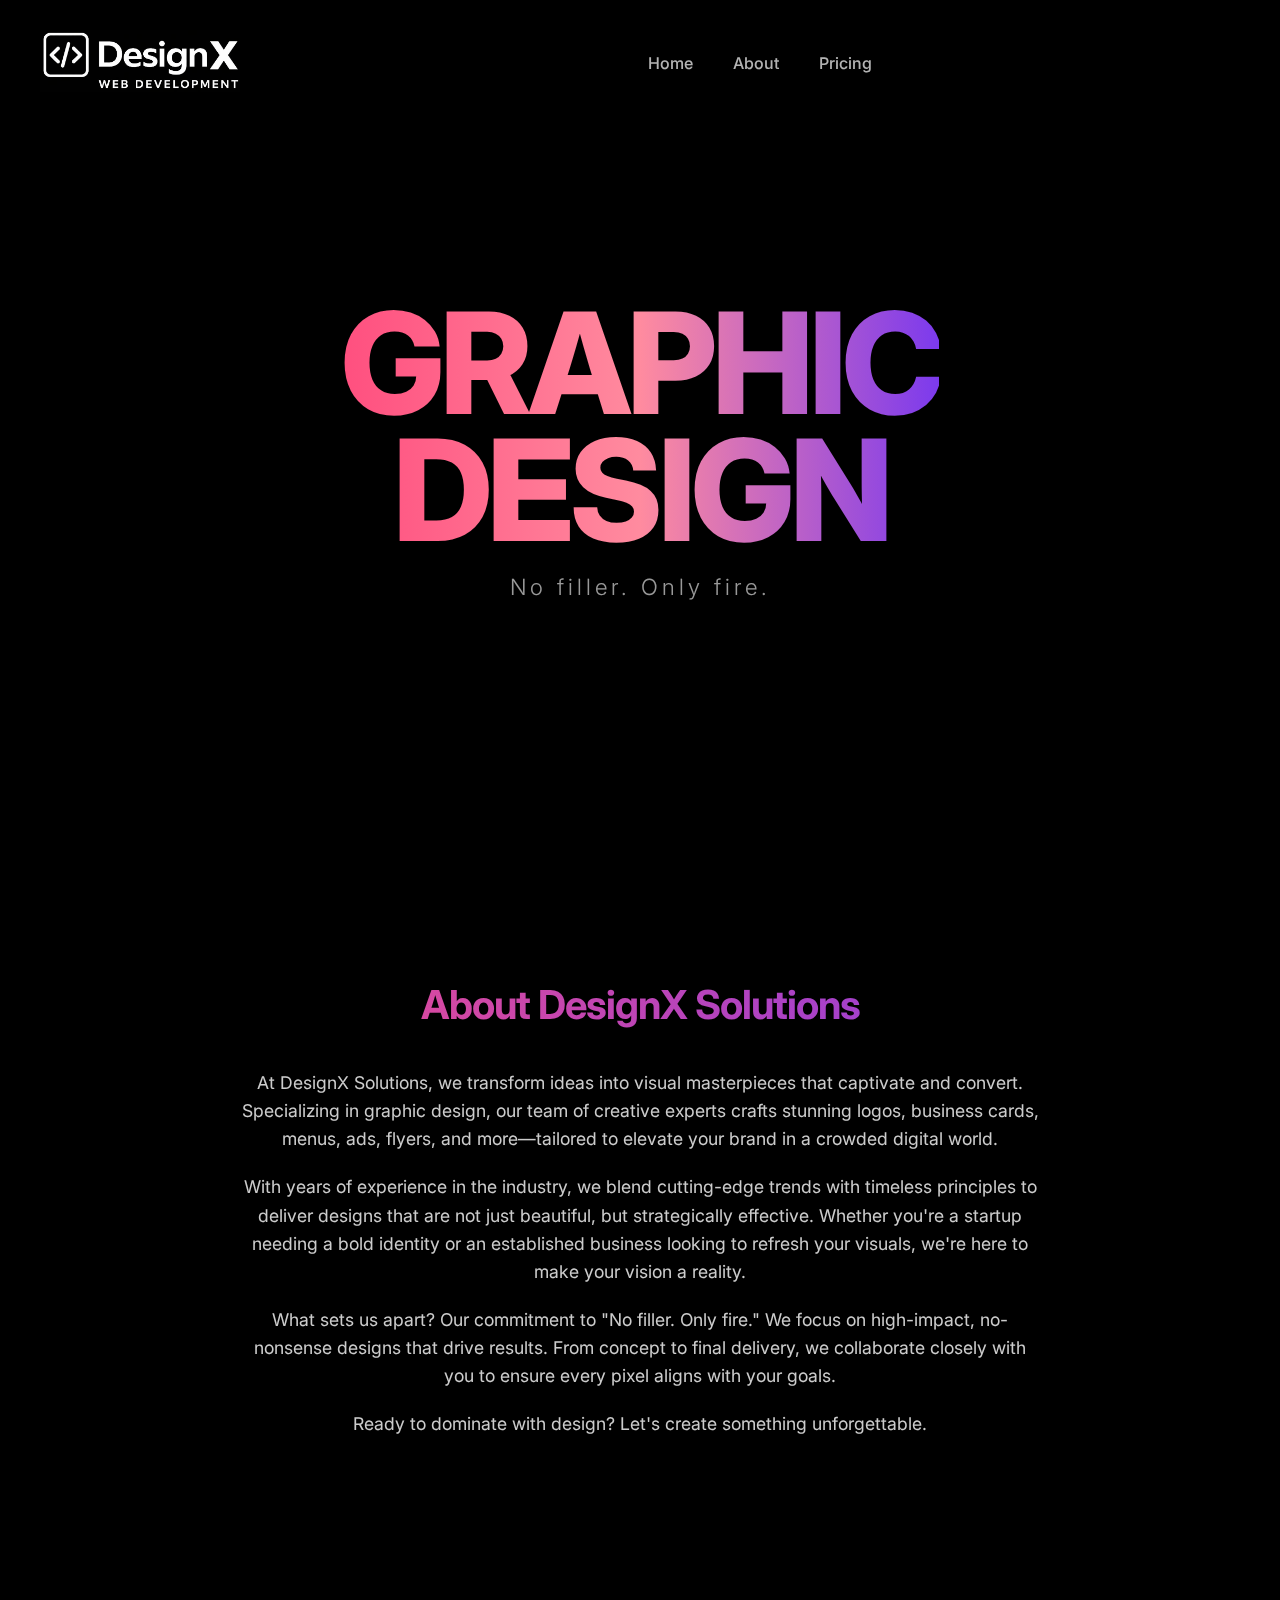
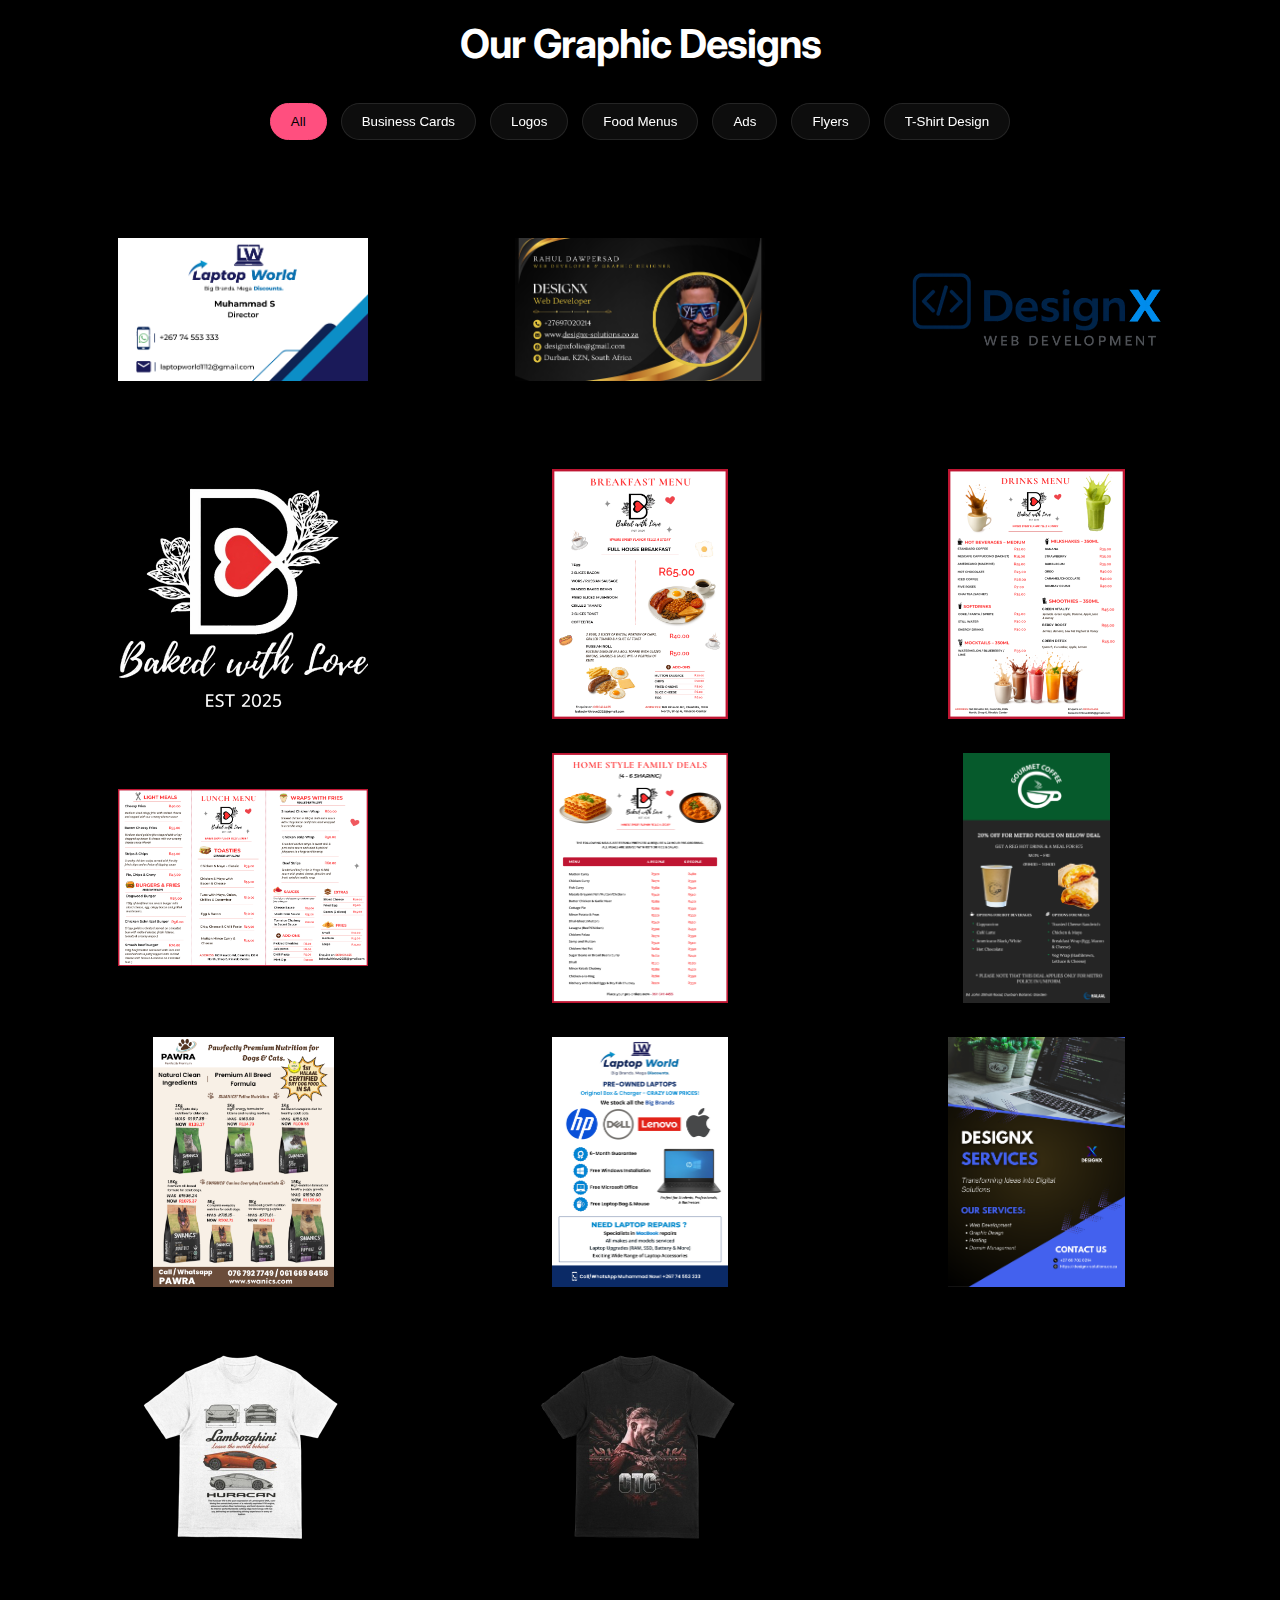
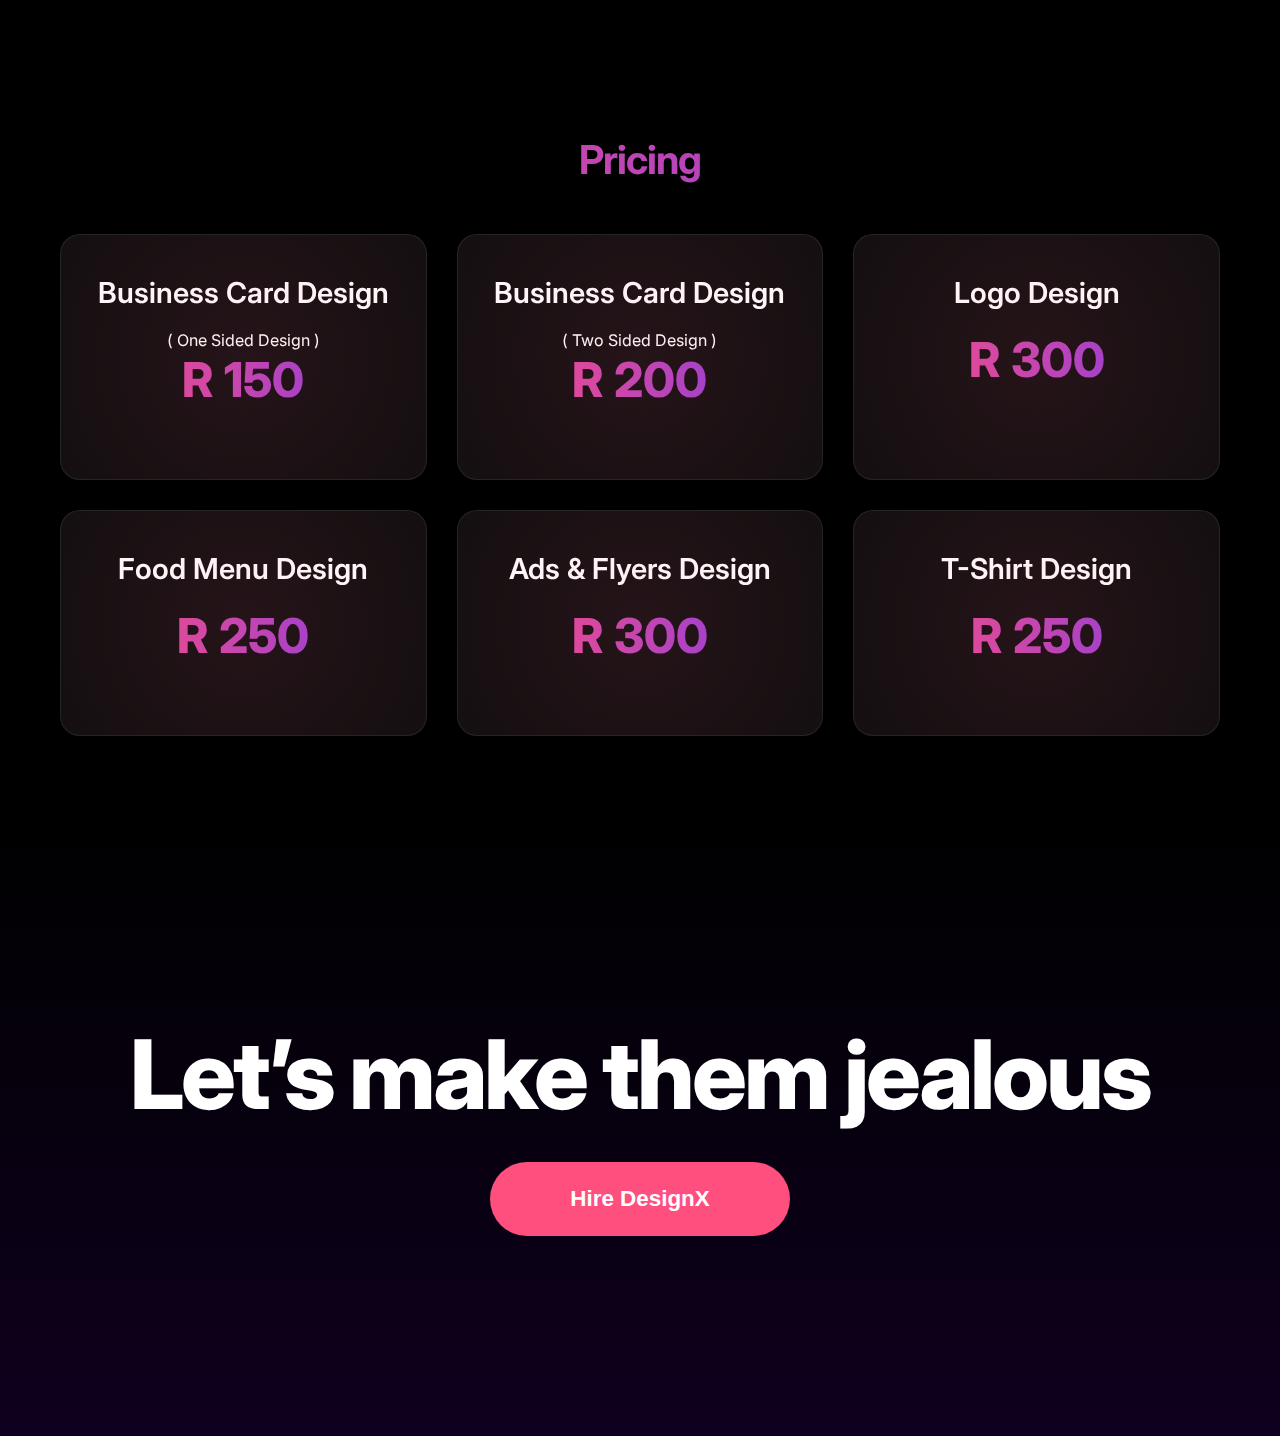
<file: graphic-design.html>
<!DOCTYPE html>
<html lang="en">

<head>
    <meta charset="UTF-8">
    <meta name="viewport" content="width=device-width, initial-scale=1.0">
    <title>Graphic Design → DesignX Solutions</title>
    <meta name="description"
        content="Next-level graphic design: logos, menus, packaging, ads that don’t just look good — they dominate.">
    <link
        href="https://fonts.googleapis.com/css2?family=Inter:wght@100..900&family=PP+Neue+Montreal:wght@400;500;700&display=swap"
        rel="stylesheet">
    <style>
        :root {
            --bg: #000000;
            --text: #ffffff;
            --gray: #aaaaaa;
            --accent: #ff4f7f;
            --accent2: #7c3aed;
            --card-bg: rgba(255, 255, 255, 0.05);
            --card-border: rgba(255, 255, 255, 0.1);
            --blur: 10px;
            --header-blur: 20px;
            --header-bg: rgba(0, 0, 0, 0.8);
        }

        * {
            margin: 0;
            padding: 0;
            box-sizing: border-box;
        }

        body {
            font-family: 'PP Neue Montreal', 'Inter', sans-serif;
            background: var(--bg);
            color: var(--text);
            overflow-x: hidden;
        }

        header {
            position: fixed;
            top: 0;
            left: 0;
            right: 0;
            padding: 30px 40px;
            display: flex;
            justify-content: space-between;
            align-items: center;
            z-index: 9999999;
            mix-blend-mode: difference;
            color: white;
            transition: background 0.3s ease, backdrop-filter 0.3s ease;
        }

        header.scrolled {
            background: var(--header-bg);
            backdrop-filter: blur(var(--header-blur));
            -webkit-backdrop-filter: blur(var(--header-blur));
            mix-blend-mode: normal;
        }

        .logo img{
            /* font-size: 28px;
            font-weight: 700;
            letter-spacing: -1px; */
            width: 200px;
            /* height: 100px; */
        }

        nav {
            display: flex;
        }

        nav a {
            color: white;
            text-decoration: none;
            margin-left: 40px;
            font-weight: 500;
            opacity: 0.7;
            transition: opacity 0.3s;
        }

        nav a:hover {
            opacity: 1;
        }

        .hero {
            height: 100vh;
            display: flex;
            align-items: center;
            justify-content: center;
            text-align: center;
            position: relative;
        }

        .hero h1 {
            font-size: 11vw;
            font-weight: 800;
            letter-spacing: -5px;
            line-height: 0.9;
            text-transform: uppercase;
            background: linear-gradient(90deg, #ff4f7f, #ff8b9f, #7c3aed);
            -webkit-background-clip: text;
            -webkit-text-fill-color: transparent;
            user-select: none;
        }

        .hero p {
            font-size: 1.4rem;
            margin-top: 20px;
            opacity: 0.6;
            letter-spacing: 4px;
            font-weight: 300;
        }

        .cta {
            padding: 200px 40px;
            text-align: center;
            background: linear-gradient(to bottom, #000, #0f001f);
            max-width: 1600px;
            margin: 0 auto;
        }

        .cta h2 {
            font-size: 6rem;
            font-weight: 800;
            letter-spacing: -3px;
            margin-bottom: 30px;
        }

        .cta button {
            background: var(--accent);
            border: none;
            color: white;
            padding: 24px 80px;
            font-size: 1.4rem;
            font-weight: 700;
            border-radius: 50px;
            cursor: pointer;
            transition: all 0.4s;
        }

        .cta button:hover {
            transform: scale(1.1);
            background: white;
            color: black;
        }

        @media (max-width: 640px) {
            header {
                padding: 20px;
            }

            .hero h1 {
                font-size: 14vw;
            }

            .cta h2 {
                font-size: 4rem;
            }

            nav {
                display: none;
                position: absolute;
                top: 100%;
                left: 0;
                width: 100%;
                background: var(--bg);
                padding: 20px 40px;
                flex-direction: column;
                align-items: flex-start;
                box-shadow: 0 10px 20px rgba(0, 0, 0, 0.5);
            }

            nav a {
                margin-left: 0;
                margin-bottom: 20px;
                opacity: 1;
            }
        }

        /* Projects Section */
        .container {
            max-width: 1200px;
            margin: 0 auto;
            padding: 0 20px;
        }

        #projects {
            padding: 80px 0;
            background-color: var(--bg);
        }

        #projects h2 {
            text-align: center;
            margin-bottom: 30px;
            font-size: 2.5rem;
            font-weight: 700;
            letter-spacing: -1px;
        }

        .filter-buttons {
            text-align: center;
            margin-bottom: 40px;
        }

        .filter-btn {
            background-color: var(--card-bg);
            border: 1px solid var(--card-border);
            color: var(--text);
            padding: 10px 20px;
            margin: 5px;
            cursor: pointer;
            border-radius: 50px;
            transition: all 0.3s;
            font-weight: 500;
            backdrop-filter: blur(var(--blur));
            -webkit-backdrop-filter: blur(var(--blur));
        }

        .filter-btn.active {
            background-color: var(--accent);
            color: #000;
            border-color: var(--accent);
        }

        .filter-btn:hover {
            background-color: var(--accent2);
            color: #fff;
        }

        .project-grid {
            display: grid;
            grid-template-columns: repeat(auto-fit, minmax(300px, 1fr));
            gap: 30px;
        }

        .project-item {
            /* background-color: var(--card-bg); */
            /* border: 1px solid var(--card-border); */
            border-radius: 20px;
            overflow: hidden;
            /* box-shadow: 0 4px 20px rgba(255, 255, 255, 0.05); */
            transition: all 0.3s;
            display: none;
            /* backdrop-filter: blur(var(--blur)); */
            /* -webkit-backdrop-filter: blur(var(--blur)); */
            text-align: center;
        }

        .project-item.show {
            display: block;
        }

        /* .project-item:hover {
            transform: translateY(-10px);
            box-shadow: 0 8px 30px rgba(255, 255, 255, 0.1);
        } */

        .project-item img {
            width: 250px;
            height: 250px;
            object-fit: contain;
            margin: 0 auto;
            /* Center the image */
        }

        .project-info {
            padding: 20px;
            text-align: center;
        }

        .project-info h3 {
            margin-bottom: 10px;
            font-size: 1.2rem;
            font-weight: 600;
        }

        .project-info p {
            font-size: 0.9rem;
            opacity: 0.7;
        }

        /* Pricing Section */
        #pricing {
            padding: 80px 0;
            background-color: var(--bg);
        }

        #pricing h2 {
            text-align: center;
            margin-bottom: 50px;
            font-size: 2.5rem;
            font-weight: 700;
            letter-spacing: -1px;
            background: linear-gradient(90deg, var(--accent), var(--accent2));
            -webkit-background-clip: text;
            -webkit-text-fill-color: transparent;
        }

        .pricing-grid {
            display: grid;
            grid-template-columns: repeat(auto-fit, minmax(300px, 1fr));
            gap: 30px;
            max-width: 1200px;
            margin: 0 auto;
            padding: 0 20px;
        }

        .pricing-card {
            background-color: var(--card-bg);
            border: 1px solid var(--card-border);
            border-radius: 20px;
            padding: 40px 30px;
            text-align: center;
            transition: all 0.3s ease;
            backdrop-filter: blur(var(--blur));
            -webkit-backdrop-filter: blur(var(--blur));
            position: relative;
            overflow: hidden;
        }

        .pricing-card:hover {
            transform: translateY(-10px);
            box-shadow: 0 8px 30px rgba(255, 255, 255, 0.1);
        }

        .pricing-card::before {
            content: '';
            position: absolute;
            top: -50%;
            left: -50%;
            width: 200%;
            height: 200%;
            background: radial-gradient(circle, rgba(255, 79, 127, 0.1) 0%, transparent 70%);
            transition: all 0.5s ease;
            pointer-events: none;
        }

        .pricing-card:hover::before {
            top: -100%;
            left: -100%;
        }

        .pricing-card h3 {
            font-size: 1.8rem;
            margin-bottom: 20px;
            font-weight: 600;
        }

        .pricing-card .price {
            font-size: 3rem;
            font-weight: 800;
            margin-bottom: 30px;
            display: block;
            background: linear-gradient(90deg, var(--accent), var(--accent2));
            -webkit-background-clip: text;
            -webkit-text-fill-color: transparent;
        }

        .pricing-card ul {
            list-style: none;
            margin-bottom: 30px;
        }

        .pricing-card li {
            margin-bottom: 15px;
            opacity: 0.8;
            font-size: 1rem;
        }

        .pricing-card button {
            background: linear-gradient(90deg, var(--accent), var(--accent2));
            border: none;
            color: white;
            padding: 15px 40px;
            font-size: 1.1rem;
            font-weight: 600;
            border-radius: 50px;
            cursor: pointer;
            transition: all 0.3s;
        }

        .pricing-card button:hover {
            transform: scale(1.05);
            opacity: 0.9;
        }

        @media (max-width: 768px) {
            #pricing h2 {
                font-size: 2rem;
            }

            .pricing-card {
                padding: 30px 20px;
            }

            .pricing-card .price {
                font-size: 2.5rem;
            }
        }

        #about {
        padding: 80px 0;
        background-color: var(--bg);
    }

    #about h2 {
        text-align: center;
        margin-bottom: 40px;
        font-size: 2.5rem;
        font-weight: 700;
        letter-spacing: -1px;
        background: linear-gradient(90deg, var(--accent), var(--accent2));
        -webkit-background-clip: text;
        -webkit-text-fill-color: transparent;
    }

    #about p {
        max-width: 800px;
        margin: 0 auto 20px;
        font-size: 1.1rem;
        line-height: 1.6;
        opacity: 0.8;
        text-align: center;
    }

    @media (max-width: 768px) {
        #about h2 {
            font-size: 2rem;
        }

        #about p {
            font-size: 1rem;
            padding: 0 20px;
        }
    }
    </style>
</head>

<body>
    <header>
        <div class="logo"><img src="Design-items/DesignX_Logo2.png"></div>
        <nav>
            <a href="index.html">Home</a>
            <a href="#about">About</a>
            <a href="#pricing">Pricing</a>   
            <!-- <a href="https://www.designx-solutions.co.za/#contact">Contact</a> -->
        </nav>
        <div class="hamburger">
            <span></span>
            <span></span>
            <span></span>
        </div>
    </header>
    <section class="hero">
        <div>
            <h1>Graphic<br>Design</h1>
            <p>No filler. Only fire.</p>
        </div>
    </section>
    <section id="about" class="about">
    <div class="container">
        <h2>About DesignX Solutions</h2>
        <p>At DesignX Solutions, we transform ideas into visual masterpieces that captivate and convert. Specializing in graphic design, our team of creative experts crafts stunning logos, business cards, menus, ads, flyers, and more—tailored to elevate your brand in a crowded digital world.</p>
        <p>With years of experience in the industry, we blend cutting-edge trends with timeless principles to deliver designs that are not just beautiful, but strategically effective. Whether you're a startup needing a bold identity or an established business looking to refresh your visuals, we're here to make your vision a reality.</p>
        <p>What sets us apart? Our commitment to "No filler. Only fire." We focus on high-impact, no-nonsense designs that drive results. From concept to final delivery, we collaborate closely with you to ensure every pixel aligns with your goals.</p>
        <p>Ready to dominate with design? Let's create something unforgettable.</p>
    </div>
</section>
    <section id="projects">
        <div class="container">
            <h2>Our Graphic Designs</h2>
            <div class="filter-buttons">
                <button class="filter-btn active" data-filter="all">All</button>
                <button class="filter-btn" data-filter="business-cards">Business Cards</button>
                <button class="filter-btn" data-filter="logos">Logos</button>
                <button class="filter-btn" data-filter="food-menus">Food Menus</button>
                <button class="filter-btn" data-filter="ads">Ads</button>
                <button class="filter-btn" data-filter="flyers">Flyers</button>
                <button class="filter-btn" data-filter="tshirt-design">T-Shirt Design</button>
            </div>
            <div class="project-grid">
                <!-- Business Cards -->
                <div class="project-item show" data-category="business-cards">
                    <img src="Design-items/LaptopWorld-1-sided-Business-card-Design.png" alt="Business Card 1">
                    <!-- <div class="project-info">
                    <h3>Business Card 1</h3>
                    <p>Professional business card design for corporate clients.</p>
                </div> -->
                </div>
                <div class="project-item show" data-category="business-cards">
                    <img src="Design-items/bs-card-2.png"
                        alt="Business Card 2">
                    <!-- <div class="project-info">
                        <h3>Business Card 2</h3>
                        <p>Minimalist design with modern typography.</p>
                    </div> -->
                </div>
                <!-- Logos -->
                <div class="project-item show" data-category="logos">
                    <img src="Design-items/DesignX_Logo_New.png" alt="Logo 1">
                    <!-- <div class="project-info">
                    <h3>Logo 1</h3>
                    <p>Brand logo for a tech startup.</p>
                </div> -->
                </div>
                <div class="project-item show" data-category="logos">
                    <img src="Design-items/ChatGPT_Image_Jan_5__2026__12_15_26_AM-removebg-preview.png" alt="Logo 2">
                    <!-- <div class="project-info">
                    <h3>Logo 2</h3>
                    <p>Iconic logo for a fashion brand.</p>
                </div> -->
                </div>
                <!-- Food Menus -->
                <div class="project-item show" data-category="food-menus">
                    <img src="Design-items/Lunch_Menu_Correct_one.png" alt="Food Menu 1">
                    <!-- <div class="project-info">
                    <h3>Food Menu 1</h3>
                    <p>Elegant menu design for a fine dining restaurant.</p>
                </div> -->
                </div>
                <div class="project-item show" data-category="food-menus">
                    <img src="Design-items/Drinks_Menus_Correct_One.png" alt="Food Menu 2">
                    <!-- <div class="project-info">
                    <h3>Food Menu 2</h3>
                    <p>Colorful menu for a casual cafe.</p>
                </div> -->
                </div>
                <div class="project-item show" data-category="food-menus">
                    <img src="Design-items/WHERE EVERY FLAVOR TELLS A STORY (2).png" alt="Food Menu 3">
                    <!-- <div class="project-info">
                    <h3>Food Menu 2</h3>
                    <p>Colorful menu for a casual cafe.</p>
                </div> -->
                </div>
                <div class="project-item show" data-category="food-menus">
                    <img src="Design-items/2.png" alt="Food Menu 4">
                    <!-- <div class="project-info">
                    <h3>Food Menu 2</h3>
                    <p>Colorful menu for a casual cafe.</p>
                </div> -->
                </div>
                <!-- Ads -->
                <div class="project-item show" data-category="ads">
                    <img src="Design-items/Untitled design.png" alt="Ad 1">
                    <!-- <div class="project-info">
                    <h3>Ad 1</h3>
                    <p>Digital ad campaign for product launch.</p>
                </div> -->
                </div>
                <div class="project-item show" data-category="ads">
                    <img src="Design-items/SWANICS' Feline Nutrition (1).png" alt="Ad 2">
                    <!-- <div class="project-info">
                    <h3>Ad 2</h3>
                    <p>Social media ad with bold visuals.</p>
                </div> -->
                </div>
                <!-- Flyers -->
                <div class="project-item show" data-category="flyers">
                    <img src="Design-items/PRE-OWNED LAPTOPS.png" alt="Flyer 1">
                    <!-- <div class="project-info">
                    <h3>Flyer 1</h3>
                    <p>Event flyer for music festival.</p>
                </div> -->
                </div>
                <div class="project-item show" data-category="flyers">
                    <img src="Design-items/DesignX-2025-AD1.png" alt="Flyer 2">
                    <!-- <div class="project-info">
                        <h3>Flyer 2</h3>
                        <p>Promotional flyer for sales event.</p>
                    </div> -->
                </div>


                <div class="project-item show" data-category="tshirt-design">
                    <img src="Design-items/Hurracan-T-Shirt-Mockup-With-Design-removebg-preview.png" alt="tshirt design1">
                    <!-- <div class="project-info">
                    <h3>Business Card 1</h3>
                    <p>Professional business card design for corporate clients.</p>
                </div> -->
                </div>

                
                <div class="project-item show" data-category="tshirt-design">
                    <img src="Design-items/OTC-T-Shirt-Mockup-With-Design-removebg-preview.png" alt="tshirt design2">
                    <!-- <div class="project-info">
                    <h3>Business Card 1</h3>
                    <p>Professional business card design for corporate clients.</p>
                </div> -->
                </div>



            </div>
        </div>
    </section>
    <section id="pricing">
        <h2>Pricing</h2>
        <div class="pricing-grid">
            <div class="pricing-card">
                <h3>Business Card Design</h3>
                <p>( One Sided Design )</p>
                <span class="price">R 150</span>
                <!-- <ul>
                    <li>3 Concepts</li>
                    <li>Unlimited Revisions</li>
                    <li>Source Files</li>
                    <li>1 Week Delivery</li>
                </ul>
                <button>Get Started</button> -->
            </div>
             <div class="pricing-card">
                <h3>Business Card Design</h3>
                <p>( Two Sided Design )</p>
                <span class="price">R 200</span>
                <!-- <ul>
                    <li>3 Concepts</li>
                    <li>Unlimited Revisions</li>
                    <li>Source Files</li>
                    <li>1 Week Delivery</li>
                </ul>
                <button>Get Started</button> -->
            </div>
            <div class="pricing-card">
                <h3>Logo Design</h3>
                <span class="price">R 300</span>
                <!-- <ul>
                    <li>Custom Design</li>
                    <li>Double-Sided</li>
                    <li>Print-Ready Files</li>
                    <li>3 Days Delivery</li>
                </ul>
                <button>Get Started</button> -->
            </div>
            <div class="pricing-card">
                <h3>Food Menu Design</h3>
                <span class="price">R 250</span>
                <!-- <ul>
                    <li>Multi-Page Layout</li>
                    <li>Photo Integration</li>
                    <li>Custom Icons</li>
                    <li>5 Days Delivery</li>
                </ul>
                <button>Get Started</button> -->
            </div>
            <div class="pricing-card">
                <h3>Ads & Flyers Design</h3>
                <span class="price">R 300</span>
                <!-- <ul>
                    <li>Social Media Ready</li>
                    <li>High-Resolution</li>
                    <li>Branding Alignment</li>
                    <li>4 Days Delivery</li>
                </ul>
                <button>Get Started</button> -->
            </div>
            <div class="pricing-card">
                <h3>T-Shirt Design</h3>
                <span class="price">R 250</span>
                <!-- <ul>
                    <li>Vector Graphics</li>
                    <li>Mockups Included</li>
                    <li>Color Variations</li>
                    <li>2 Days Delivery</li>
                </ul>
                <button>Get Started</button> -->
            </div>
        </div>
    </section>
    <section class="cta">
        <h2>Let’s make them jealous</h2>
        <a href="https://www.designx-solutions.co.za/#contact"><button>Hire DesignX</button></a>
    </section>
    <script>
        // Smooth scrolling for navigation links
        document.querySelectorAll('a[href^="#"]').forEach(anchor => {
            anchor.addEventListener('click', function (e) {
                e.preventDefault();
                document.querySelector(this.getAttribute('href')).scrollIntoView({
                    behavior: 'smooth'
                });
            });
        });
        // Project filtering
        const filterButtons = document.querySelectorAll('.filter-btn');
        const projectItems = document.querySelectorAll('.project-item');
        filterButtons.forEach(button => {
            button.addEventListener('click', () => {
                // Remove active class from all buttons
                filterButtons.forEach(btn => btn.classList.remove('active'));
                // Add active to clicked button
                button.classList.add('active');
                const filter = button.getAttribute('data-filter');
                projectItems.forEach(item => {
                    if (filter === 'all' || item.getAttribute('data-category') === filter) {
                        item.classList.add('show');
                    } else {
                        item.classList.remove('show');
                    }
                });
            });
        });
        // Header scrolled class
        window.addEventListener('scroll', () => {
            if (window.scrollY > 50) {
                document.querySelector('header').classList.add('scrolled');
            } else {
                document.querySelector('header').classList.remove('scrolled');
            }
        });
    </script>
</body>

</html>
</file>
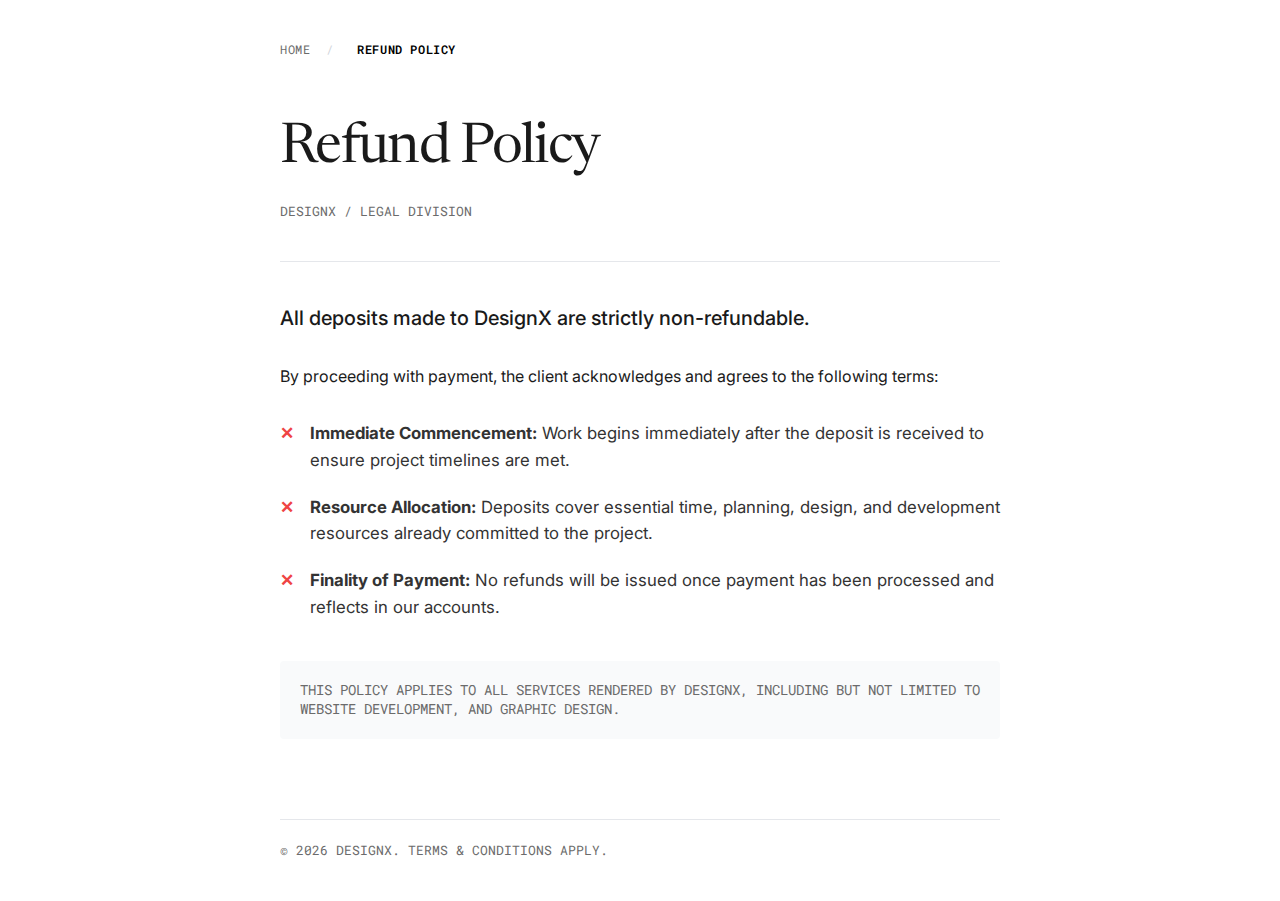
<file: refund-policy.html>
<!DOCTYPE html>
<html lang="en">
<head>
    <meta charset="UTF-8">
    <meta name="viewport" content="width=device-width, initial-scale=1.0">
    <title>Refund Policy | DesignX</title>
    
    <link rel="preconnect" href="https://fonts.googleapis.com">
    <link rel="preconnect" href="https://fonts.gstatic.com" crossorigin>
    <link href="https://fonts.googleapis.com/css2?family=Inter:ital,opsz,wght@0,14..32,100..900;1,14..32,100..900&family=Newsreader:ital,opsz,wght@0,6..72,200..800;1,6..72,200..800&family=Roboto+Mono:ital,wght@0,100..700;1,100..700&display=swap" rel="stylesheet">

    <style>
        :root {
            --font-heading: 'Heldane Display', 'Newsreader', serif;
            --font-body: 'FK Grotesk', 'Inter', sans-serif;
            --font-mono: 'Berkeley Mono', 'Roboto Mono', monospace;

            --bg: #ffffff;
            --text-main: #1a1a1a;
            --text-muted: #6b6b6b;
            --accent: #000000;
            --border: #e5e7eb;
        }

        * {
            box-sizing: border-box;
            margin: 0;
            padding: 0;
        }

        body {
            background-color: var(--bg);
            color: var(--text-main);
            font-family: var(--font-body);
            line-height: 1.6;
            padding: 40px 20px;
            display: flex;
            justify-content: center;
        }

        .policy-wrapper {
            max-width: 720px;
            width: 100%;
        }

        /* --- BREADCRUMB NAVIGATION --- */
        .breadcrumbs {
            font-family: var(--font-mono);
            font-size: 0.75rem;
            text-transform: uppercase;
            letter-spacing: 0.05em;
            margin-bottom: 60px;
        }

        .breadcrumbs a {
            color: var(--text-muted);
            text-decoration: none;
            transition: color 0.2s;
        }

        .breadcrumbs a:hover {
            color: var(--accent);
        }

        .breadcrumbs span {
            color: #d1d5db;
            margin: 0 8px;
        }

        .breadcrumbs .current {
            color: var(--accent);
            font-weight: 600;
        }

        /* --- HEADER --- */
        header {
            margin-bottom: 40px;
        }

        h1 {
            font-family: var(--font-heading);
            font-size: 3.5rem;
            font-weight: 400;
            line-height: 1.1;
            letter-spacing: -0.03em;
            margin-bottom: 20px;
        }

        /* --- CONTENT --- */
        .policy-content {
            border-top: 1px solid var(--border);
            padding-top: 40px;
        }

        .highlight-statement {
            font-size: 1.25rem;
            font-family: var(--font-body);
            font-weight: 500;
            margin-bottom: 30px;
            color: var(--text-main);
        }

        .terms-list {
            list-style: none;
            margin-top: 30px;
        }

        .terms-list li {
            position: relative;
            padding-left: 30px;
            margin-bottom: 20px;
            font-size: 1.05rem;
            color: #333;
        }

        .terms-list li::before {
            content: "✕";
            position: absolute;
            left: 0;
            color: #ef4444; /* Soft red for "non-refundable" theme */
            font-family: var(--font-mono);
            font-weight: bold;
        }

        .service-note {
            margin-top: 40px;
            padding: 20px;
            background-color: #f9fafb;
            border-radius: 4px;
            font-family: var(--font-mono);
            font-size: 0.85rem;
            color: var(--text-muted);
            line-height: 1.4;
        }

        footer {
            margin-top: 80px;
            border-top: 1px solid var(--border);
            padding-top: 20px;
        }

        .mono {
            font-family: var(--font-mono);
            font-size: 0.8rem;
            color: var(--text-muted);
        }

        /* --- RESPONSIVE --- */
        @media (max-width: 600px) {
            h1 { font-size: 2.5rem; }
            .breadcrumbs { margin-bottom: 40px; }
        }
    </style>
</head>
<body>

    <div class="policy-wrapper">
        <nav class="breadcrumbs">
            <a href="index.html">Home</a>
            <span>/</span>
            <span class="current">Refund Policy</span>
        </nav>

        <header>
            <h1>Refund Policy</h1>
            <p class="mono">DESIGNX / LEGAL DIVISION</p>
        </header>

        <main class="policy-content">
            <p class="highlight-statement">
                All deposits made to DesignX are strictly non-refundable. 
            </p>
            
            <p>By proceeding with payment, the client acknowledges and agrees to the following terms:</p>

            <ul class="terms-list">
                <li><strong>Immediate Commencement:</strong> Work begins immediately after the deposit is received to ensure project timelines are met.</li>
                <li><strong>Resource Allocation:</strong> Deposits cover essential time, planning, design, and development resources already committed to the project.</li>
                <li><strong>Finality of Payment:</strong> No refunds will be issued once payment has been processed and reflects in our accounts.</li>
            </ul>

            <div class="service-note">
                THIS POLICY APPLIES TO ALL SERVICES RENDERED BY DESIGNX, INCLUDING BUT NOT LIMITED TO WEBSITE DEVELOPMENT, AND GRAPHIC DESIGN.
            </div>
        </main>

        <footer>
            <p class="mono">© <span id="year"></span> DESIGNX. TERMS & CONDITIONS APPLY.</p>
        </footer>
    </div>

    <script>
        document.getElementById('year').innerText = new Date().getFullYear();
    </script>

</body>
</html>
</file>
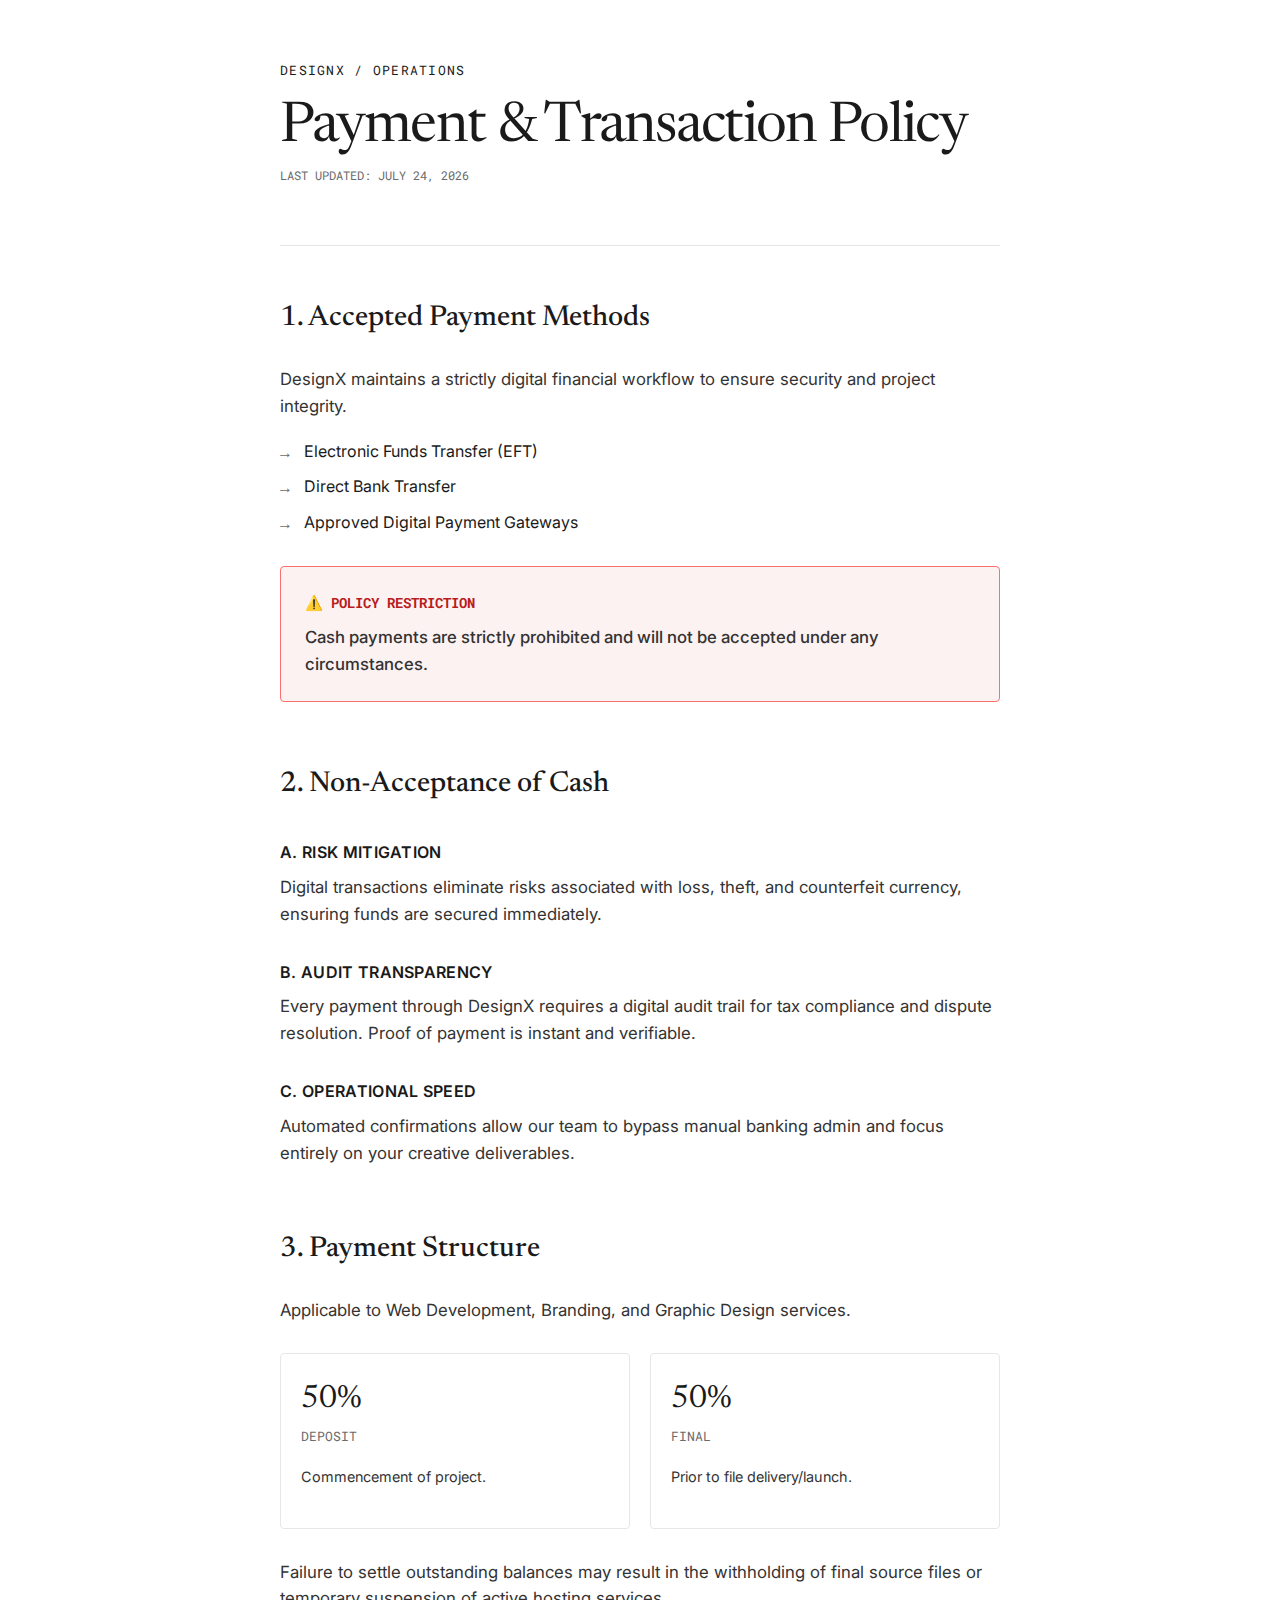
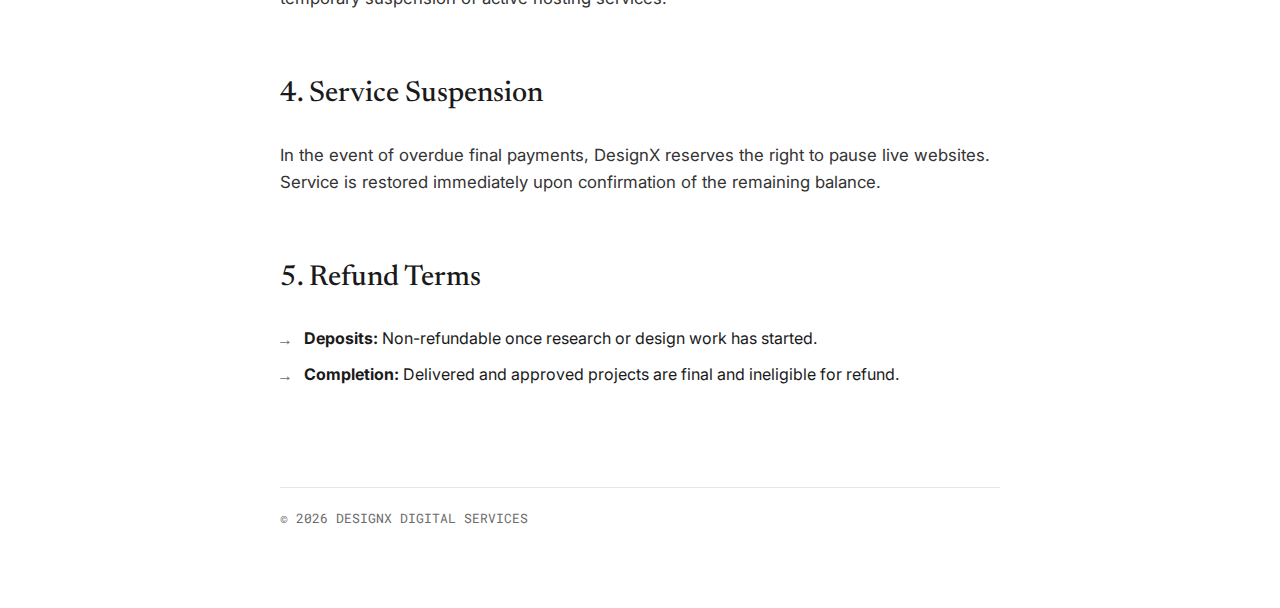
<file: terms-and-conditions.html>
<!DOCTYPE html>
<html lang="en">
<head>
    <meta charset="UTF-8">
    <meta name="viewport" content="width=device-width, initial-scale=1.0">
    <title>Payment Policy | DesignX</title>
    
    <link rel="preconnect" href="https://fonts.googleapis.com">
    <link rel="preconnect" href="https://fonts.gstatic.com" crossorigin>
    <link href="https://fonts.googleapis.com/css2?family=Inter:ital,opsz,wght@0,14..32,100..900;1,14..32,100..900&family=Newsreader:ital,opsz,wght@0,6..72,200..800;1,6..72,200..800&family=Roboto+Mono:ital,wght@0,100..700;1,100..700&display=swap" rel="stylesheet">

    <style>
        :root {
            /* PERPLEXITY AI FONT STACK */
            /* Primary Serif (Headings): Heldane Display / Newsreader */
            --font-heading: 'Heldane Display', 'Newsreader', serif;
            /* Primary Sans (Body/UI): FK Grotesk / Inter */
            --font-body: 'FK Grotesk', 'Inter', sans-serif;
            /* Monospace: Berkeley Mono / Roboto Mono */
            --font-mono: 'Berkeley Mono', 'Roboto Mono', monospace;

            /* DesignX Color Palette */
            --bg: #ffffff;
            --text-main: #1a1a1a;
            --text-muted: #6b6b6b;
            --accent: #000000;
            --border: #e5e7eb;
            --alert-bg: #fdf2f2;
            --alert-border: #f87171;
        }

        * {
            box-sizing: border-box;
            margin: 0;
            padding: 0;
        }

        body {
            background-color: var(--bg);
            color: var(--text-main);
            font-family: var(--font-body);
            line-height: 1.6;
            padding: 60px 20px;
            display: flex;
            justify-content: center;
        }

        .policy-wrapper {
            max-width: 720px;
            width: 100%;
        }

        /* --- HEADER --- */
        header {
            border-bottom: 1px solid var(--border);
            padding-bottom: 40px;
            margin-bottom: 40px;
        }

        .brand {
            font-family: var(--font-mono);
            font-size: 0.8rem;
            text-transform: uppercase;
            letter-spacing: 0.1em;
            margin-bottom: 20px;
            display: block;
        }

        h1 {
            font-family: var(--font-heading);
            font-size: 3.5rem;
            font-weight: 400;
            line-height: 1;
            letter-spacing: -0.03em;
            margin-bottom: 10px;
        }

        .meta-info {
            font-family: var(--font-mono);
            font-size: 0.75rem;
            color: var(--text-muted);
        }

        /* --- CONTENT --- */
        section {
            margin-bottom: 50px;
        }

        h2 {
            font-family: var(--font-heading);
            font-size: 1.8rem;
            font-weight: 500;
            margin-bottom: 1.5rem;
            padding-top: 10px;
        }

        h3 {
            font-family: var(--font-body);
            font-size: 1rem;
            font-weight: 600;
            margin-top: 2rem;
            margin-bottom: 0.5rem;
            text-transform: uppercase;
            letter-spacing: 0.02em;
        }

        p {
            margin-bottom: 1.2rem;
            font-size: 1.05rem;
            color: #333;
        }

        ul {
            list-style: none;
            margin-bottom: 1.5rem;
        }

        li {
            position: relative;
            padding-left: 24px;
            margin-bottom: 10px;
        }

        li::before {
            content: "→";
            position: absolute;
            left: 0;
            color: var(--text-muted);
            font-family: var(--font-mono);
        }

        /* --- UTILITY CLASSES --- */
        .no-cash-banner {
            background: var(--alert-bg);
            border: 1px solid var(--alert-border);
            padding: 24px;
            border-radius: 4px;
            margin: 30px 0;
        }

        .no-cash-banner h4 {
            font-family: var(--font-mono);
            color: #b91c1c;
            font-size: 0.9rem;
            margin-bottom: 10px;
        }

        .payment-structure {
            display: flex;
            gap: 20px;
            margin: 30px 0;
        }

        .step {
            flex: 1;
            border: 1px solid var(--border);
            padding: 20px;
            border-radius: 4px;
        }

        .step span {
            font-family: var(--font-heading);
            font-size: 2rem;
            display: block;
        }

        .mono {
            font-family: var(--font-mono);
            font-size: 0.8rem;
            color: var(--text-muted);
        }

        /* --- PRINT & RESPONSIVE --- */
        @media (max-width: 600px) {
            h1 { font-size: 2.5rem; }
            .payment-structure { flex-direction: column; }
        }

        @media print {
            body { padding: 0; }
            .no-cash-banner { border: 1px solid #000; }
        }
    </style>
</head>
<body>

    <div class="policy-wrapper">
        <header>
            <span class="brand">DesignX / Operations</span>
            <h1>Payment & Transaction Policy</h1>
            <p class="meta-info">LAST UPDATED: <span id="currentDate"></span></p>
        </header>

        <main>
            <section>
                <h2>1. Accepted Payment Methods</h2>
                <p>DesignX maintains a strictly digital financial workflow to ensure security and project integrity.</p>
                <ul>
                    <li>Electronic Funds Transfer (EFT)</li>
                    <li>Direct Bank Transfer</li>
                    <li>Approved Digital Payment Gateways</li>
                </ul>

                <div class="no-cash-banner">
                    <h4>⚠️ POLICY RESTRICTION</h4>
                    <p style="margin:0; font-weight: 500;">Cash payments are strictly prohibited and will not be accepted under any circumstances.</p>
                </div>
            </section>

            <section>
                <h2>2. Non-Acceptance of Cash</h2>
                
                <h3>A. Risk Mitigation</h3>
                <p>Digital transactions eliminate risks associated with loss, theft, and counterfeit currency, ensuring funds are secured immediately.</p>

                <h3>B. Audit Transparency</h3>
                <p>Every payment through DesignX requires a digital audit trail for tax compliance and dispute resolution. Proof of payment is instant and verifiable.</p>

                <h3>C. Operational Speed</h3>
                <p>Automated confirmations allow our team to bypass manual banking admin and focus entirely on your creative deliverables.</p>
            </section>

            <section>
                <h2>3. Payment Structure</h2>
                <p>Applicable to Web Development, Branding, and Graphic Design services.</p>
                
                <div class="payment-structure">
                    <div class="step">
                        <span>50%</span>
                        <p class="mono">DEPOSIT</p>
                        <p style="font-size: 0.9rem;">Commencement of project.</p>
                    </div>
                    <div class="step">
                        <span>50%</span>
                        <p class="mono">FINAL</p>
                        <p style="font-size: 0.9rem;">Prior to file delivery/launch.</p>
                    </div>
                </div>

                <p>Failure to settle outstanding balances may result in the withholding of final source files or temporary suspension of active hosting services.</p>
            </section>

            <section>
                <h2>4. Service Suspension</h2>
                <p>In the event of overdue final payments, DesignX reserves the right to pause live websites. Service is restored immediately upon confirmation of the remaining balance.</p>
            </section>

            <section>
                <h2>5. Refund Terms</h2>
                <ul>
                    <li><strong>Deposits:</strong> Non-refundable once research or design work has started.</li>
                    <li><strong>Completion:</strong> Delivered and approved projects are final and ineligible for refund.</li>
                </ul>
            </section>
        </main>

        <footer style="margin-top: 100px; border-top: 1px solid var(--border); padding-top: 20px;">
            <p class="mono">© <span id="year"></span> DESIGNX DIGITAL SERVICES</p>
        </footer>
    </div>

    <script>
        // Set dynamic date and year
        const date = new Date();
        document.getElementById('currentDate').innerText = date.toLocaleDateString('en-US', { month: 'long', day: 'numeric', year: 'numeric' }).toUpperCase();
        document.getElementById('year').innerText = date.getFullYear();
    </script>

</body>
</html>
</file>
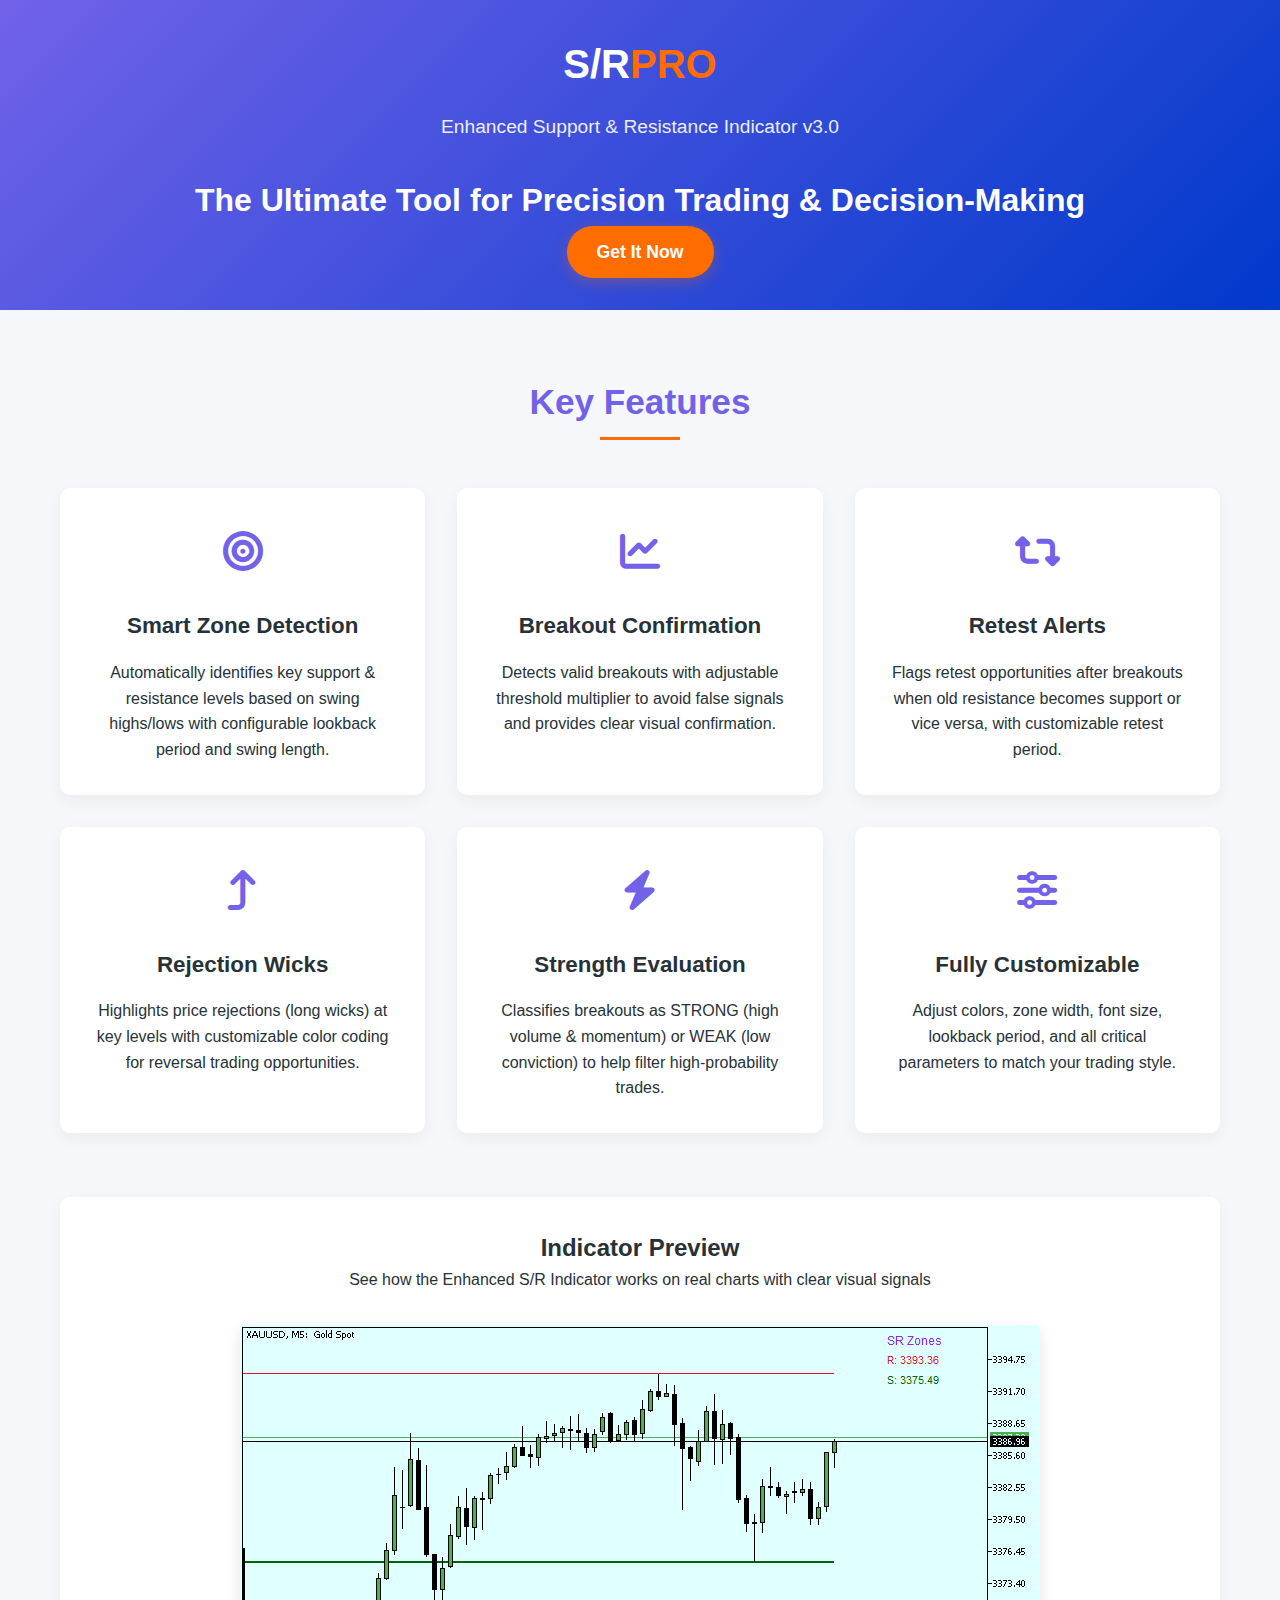
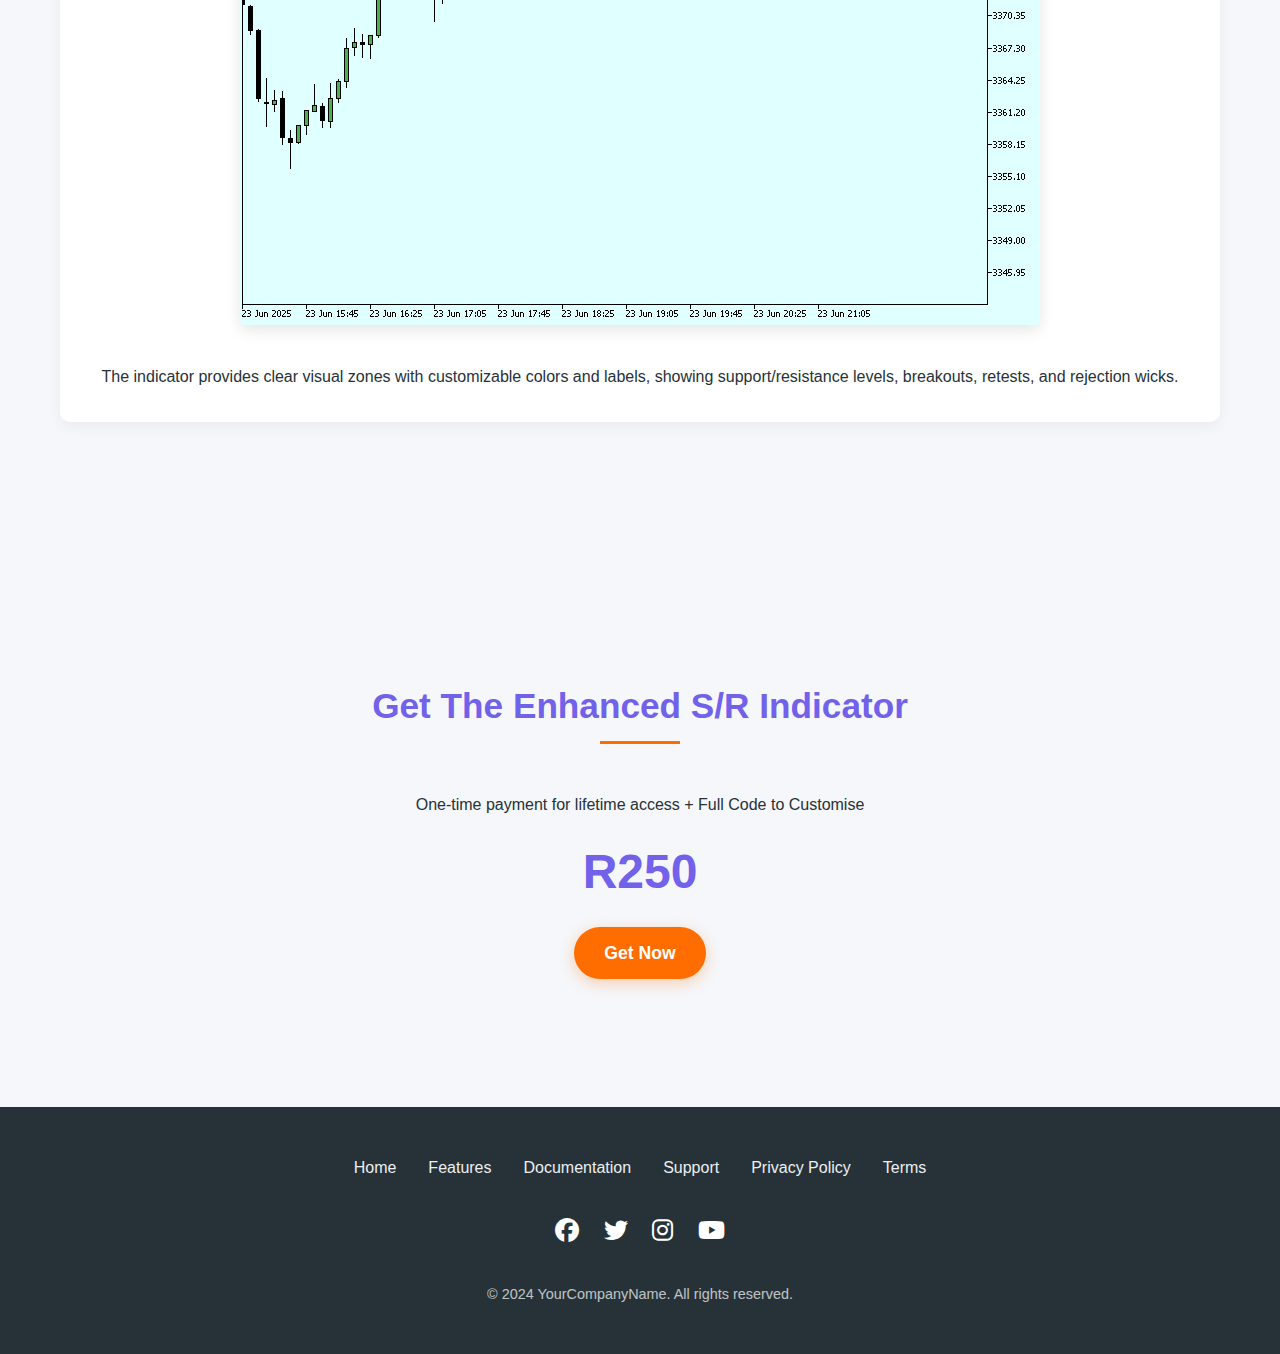
<file: Products/SR_Indicator.html>
<!DOCTYPE html>
<html lang="en">
<head>
    <meta charset="UTF-8">
    <meta name="viewport" content="width=device-width, initial-scale=1.0">
    <title>Enhanced S/R Indicator - Professional Trading Tool</title>
    <link rel="stylesheet" href="https://cdnjs.cloudflare.com/ajax/libs/font-awesome/6.4.0/css/all.min.css">
    <style>
        :root {
            --primary: #7162E9;
            --primary-dark: #0039CB;
            --secondary: #FF6D00;
            --success: #00C853;
            --warning: #FFAB00;
            --danger: #D50000;
            --dark: #263238;
            --light: #ECEFF1;
            --gray: #607D8B;
        }
        
        * {
            margin: 0;
            padding: 0;
            box-sizing: border-box;
            font-family: 'Segoe UI', Tahoma, Geneva, Verdana, sans-serif;
        }
        
        body {
            background-color: #f5f7fa;
            color: var(--dark);
            line-height: 1.6;
        }
        
        .container {
            max-width: 1200px;
            margin: 0 auto;
            padding: 0 20px;
        }
        
        /* Header Styles */
        header {
            background: linear-gradient(135deg, var(--primary), var(--primary-dark));
            color: white;
            padding: 2rem 0;
            text-align: center;
            position: relative;
            overflow: hidden;
        }
        
        header::before {
            content: '';
            position: absolute;
            top: 0;
            left: 0;
            width: 100%;
            height: 100%;
            background: url('https://images.unsplash.com/photo-1611974789855-9c2a0a7236a3?ixlib=rb-4.0.3&ixid=M3wxMjA3fDB8MHxwaG90by1wYWdlfHx8fGVufDB8fHx8fA%3D%3D&auto=format&fit=crop&w=2070&q=80') center/cover;
            opacity: 0.15;
            z-index: 0;
        }
        
        header .container {
            position: relative;
            z-index: 1;
        }
        
        .logo {
            font-size: 2.5rem;
            font-weight: 700;
            margin-bottom: 1rem;
            display: inline-block;
        }
        
        .logo span {
            color: var(--secondary);
        }
        
        .tagline {
            font-size: 1.2rem;
            margin-bottom: 2rem;
            opacity: 0.9;
        }
        
        .cta-button {
            display: inline-block;
            background-color: var(--secondary);
            color: white;
            padding: 12px 30px;
            border-radius: 30px;
            text-decoration: none;
            font-weight: 600;
            font-size: 1.1rem;
            transition: all 0.3s ease;
            box-shadow: 0 4px 15px rgba(255, 109, 0, 0.3);
        }
        
        .cta-button:hover {
            transform: translateY(-3px);
            box-shadow: 0 6px 20px rgba(255, 109, 0, 0.4);
            background-color: #FF8500;
        }
        
        /* Main Content */
        .main-content {
            padding: 4rem 0;
        }
        
        .section-title {
            text-align: center;
            margin-bottom: 3rem;
            position: relative;
        }
        
        .section-title h2 {
            font-size: 2.2rem;
            color: var(--primary);
            display: inline-block;
            padding-bottom: 10px;
        }
        
        .section-title h2::after {
            content: '';
            position: absolute;
            bottom: 0;
            left: 50%;
            transform: translateX(-50%);
            width: 80px;
            height: 3px;
            background-color: var(--secondary);
        }
        
        /* Features Section */
        .features {
            display: grid;
            grid-template-columns: repeat(auto-fit, minmax(300px, 1fr));
            gap: 2rem;
            margin-bottom: 4rem;
        }
        
        .feature-card {
            background-color: white;
            border-radius: 10px;
            padding: 2rem;
            box-shadow: 0 5px 15px rgba(0, 0, 0, 0.05);
            transition: transform 0.3s ease, box-shadow 0.3s ease;
            text-align: center;
        }
        
        .feature-card:hover {
            transform: translateY(-10px);
            box-shadow: 0 15px 30px rgba(0, 0, 0, 0.1);
        }
        
        .feature-icon {
            font-size: 2.5rem;
            color: var(--primary);
            margin-bottom: 1.5rem;
        }
        
        .feature-card h3 {
            font-size: 1.4rem;
            margin-bottom: 1rem;
            color: var(--dark);
        }
        
        /* Indicator Preview */
        .indicator-preview {
            background-color: white;
            border-radius: 10px;
            padding: 2rem;
            box-shadow: 0 5px 15px rgba(0, 0, 0, 0.05);
            margin-bottom: 4rem;
            text-align: center;
        }
        
        .preview-image {
            max-width: 100%;
            height: auto;
            border-radius: 5px;
            box-shadow: 0 5px 15px rgba(0, 0, 0, 0.1);
            margin: 2rem 0;
        }
        
        /* Testimonials */
        .testimonials {
            background-color: var(--primary);
            color: white;
            padding: 4rem 0;
            text-align: center;
        }
        
        .testimonial-card {
            background-color: rgba(255, 255, 255, 0.1);
            border-radius: 10px;
            padding: 2rem;
            margin: 0 auto;
            max-width: 800px;
        }
        
        .testimonial-text {
            font-style: italic;
            font-size: 1.2rem;
            margin-bottom: 1.5rem;
        }
        
        .testimonial-author {
            font-weight: 600;
        }
        
        /* Pricing CTA */
        .pricing-cta {
            text-align: center;
            padding: 4rem 0;
        }
        
        .price {
            font-size: 3rem;
            font-weight: 700;
            color: var(--primary);
            margin: 1rem 0;
        }
        
        .price span {
            font-size: 1.5rem;
            color: var(--gray);
        }
        
        /* Footer */
        footer {
            background-color: var(--dark);
            color: white;
            padding: 3rem 0;
            text-align: center;
        }
        
        .footer-links {
            display: flex;
            justify-content: center;
            gap: 2rem;
            margin-bottom: 2rem;
        }
        
        .footer-links a {
            color: var(--light);
            text-decoration: none;
            transition: color 0.3s ease;
        }
        
        .footer-links a:hover {
            color: var(--secondary);
        }
        
        .social-icons {
            margin-bottom: 2rem;
        }
        
        .social-icons a {
            color: white;
            font-size: 1.5rem;
            margin: 0 10px;
            transition: color 0.3s ease;
        }
        
        .social-icons a:hover {
            color: var(--secondary);
        }
        
        .copyright {
            opacity: 0.7;
            font-size: 0.9rem;
        }
        
        /* Responsive Adjustments */
        @media (max-width: 768px) {
            .logo {
                font-size: 2rem;
            }
            
            .tagline {
                font-size: 1rem;
            }
            
            .section-title h2 {
                font-size: 1.8rem;
            }
            
            .features {
                grid-template-columns: 1fr;
            }
            
            .footer-links {
                flex-direction: column;
                gap: 1rem;
            }
        }
    </style>
</head>
<body>
    <header>
        <div class="container">
            <div class="logo">S/R<span>PRO</span></div>
            <p class="tagline">Enhanced Support & Resistance Indicator v3.0</p>
            <h1>The Ultimate Tool for Precision Trading & Decision-Making</h1>
            <a href="#pricing" class="cta-button">Get It Now</a>
        </div>
    </header>
    
    <section class="main-content">
        <div class="container">
            <div class="section-title">
                <h2>Key Features</h2>
            </div>
            
            <div class="features">
                <div class="feature-card">
                    <div class="feature-icon">
                        <i class="fas fa-bullseye"></i>
                    </div>
                    <h3>Smart Zone Detection</h3>
                    <p>Automatically identifies key support & resistance levels based on swing highs/lows with configurable lookback period and swing length.</p>
                </div>
                
                <div class="feature-card">
                    <div class="feature-icon">
                        <i class="fas fa-chart-line"></i>
                    </div>
                    <h3>Breakout Confirmation</h3>
                    <p>Detects valid breakouts with adjustable threshold multiplier to avoid false signals and provides clear visual confirmation.</p>
                </div>
                
                <div class="feature-card">
                    <div class="feature-icon">
                        <i class="fas fa-retweet"></i>
                    </div>
                    <h3>Retest Alerts</h3>
                    <p>Flags retest opportunities after breakouts when old resistance becomes support or vice versa, with customizable retest period.</p>
                </div>
                
                <div class="feature-card">
                    <div class="feature-icon">
                        <i class="fas fa-arrow-turn-up"></i>
                    </div>
                    <h3>Rejection Wicks</h3>
                    <p>Highlights price rejections (long wicks) at key levels with customizable color coding for reversal trading opportunities.</p>
                </div>
                
                <div class="feature-card">
                    <div class="feature-icon">
                        <i class="fas fa-bolt"></i>
                    </div>
                    <h3>Strength Evaluation</h3>
                    <p>Classifies breakouts as STRONG (high volume & momentum) or WEAK (low conviction) to help filter high-probability trades.</p>
                </div>
                
                <div class="feature-card">
                    <div class="feature-icon">
                        <i class="fas fa-sliders"></i>
                    </div>
                    <h3>Fully Customizable</h3>
                    <p>Adjust colors, zone width, font size, lookback period, and all critical parameters to match your trading style.</p>
                </div>
            </div>
            
            <div class="indicator-preview">
                <h2>Indicator Preview</h2>
                <p>See how the Enhanced S/R Indicator works on real charts with clear visual signals</p>
                <img src="../assets/img/indicators/XAUUSDM5.png" alt="Indicator Preview" class="preview-image">
                <p>The indicator provides clear visual zones with customizable colors and labels, showing support/resistance levels, breakouts, retests, and rejection wicks.</p>
            </div>
        </div>
    </section>

     
    <section class="main-content" id="pricing">
        <div class="container">
            <div class="pricing-cta">
                <div class="section-title">
                    <h2>Get The Enhanced S/R Indicator</h2>
                </div>
                <p>One-time payment for lifetime access + Full Code to Customise</p>
                <div class="price">R250</div>
                <a href="#" class="cta-button">Get Now</a>
            </div>
        </div>
    </section>
    
    <!-- <section class="testimonials">
        <div class="container">
            <div class="testimonial-card">
                <p class="testimonial-text">"This is hands down the best support/resistance indicator I've used for Decision-Making. The breakout confirmation and retest signals have significantly improved my trading accuracy."</p>
                <p class="testimonial-author">- ., Swing Trader</p>
            </div>
        </div>
    </section> -->
   
    
    <footer>
        <div class="container">
            <div class="footer-links">
                <a href="#">Home</a>
                <a href="#">Features</a>
                <a href="#">Documentation</a>
                <a href="#">Support</a>
                <a href="#">Privacy Policy</a>
                <a href="#">Terms</a>
            </div>
            
            <div class="social-icons">
                <a href="#"><i class="fab fa-facebook"></i></a>
                <a href="#"><i class="fab fa-twitter"></i></a>
                <a href="#"><i class="fab fa-instagram"></i></a>
                <a href="#"><i class="fab fa-youtube"></i></a>
            </div>
            
            <p class="copyright">© 2024 YourCompanyName. All rights reserved.</p>
        </div>
    </footer>
</body>
</html>
</file>
